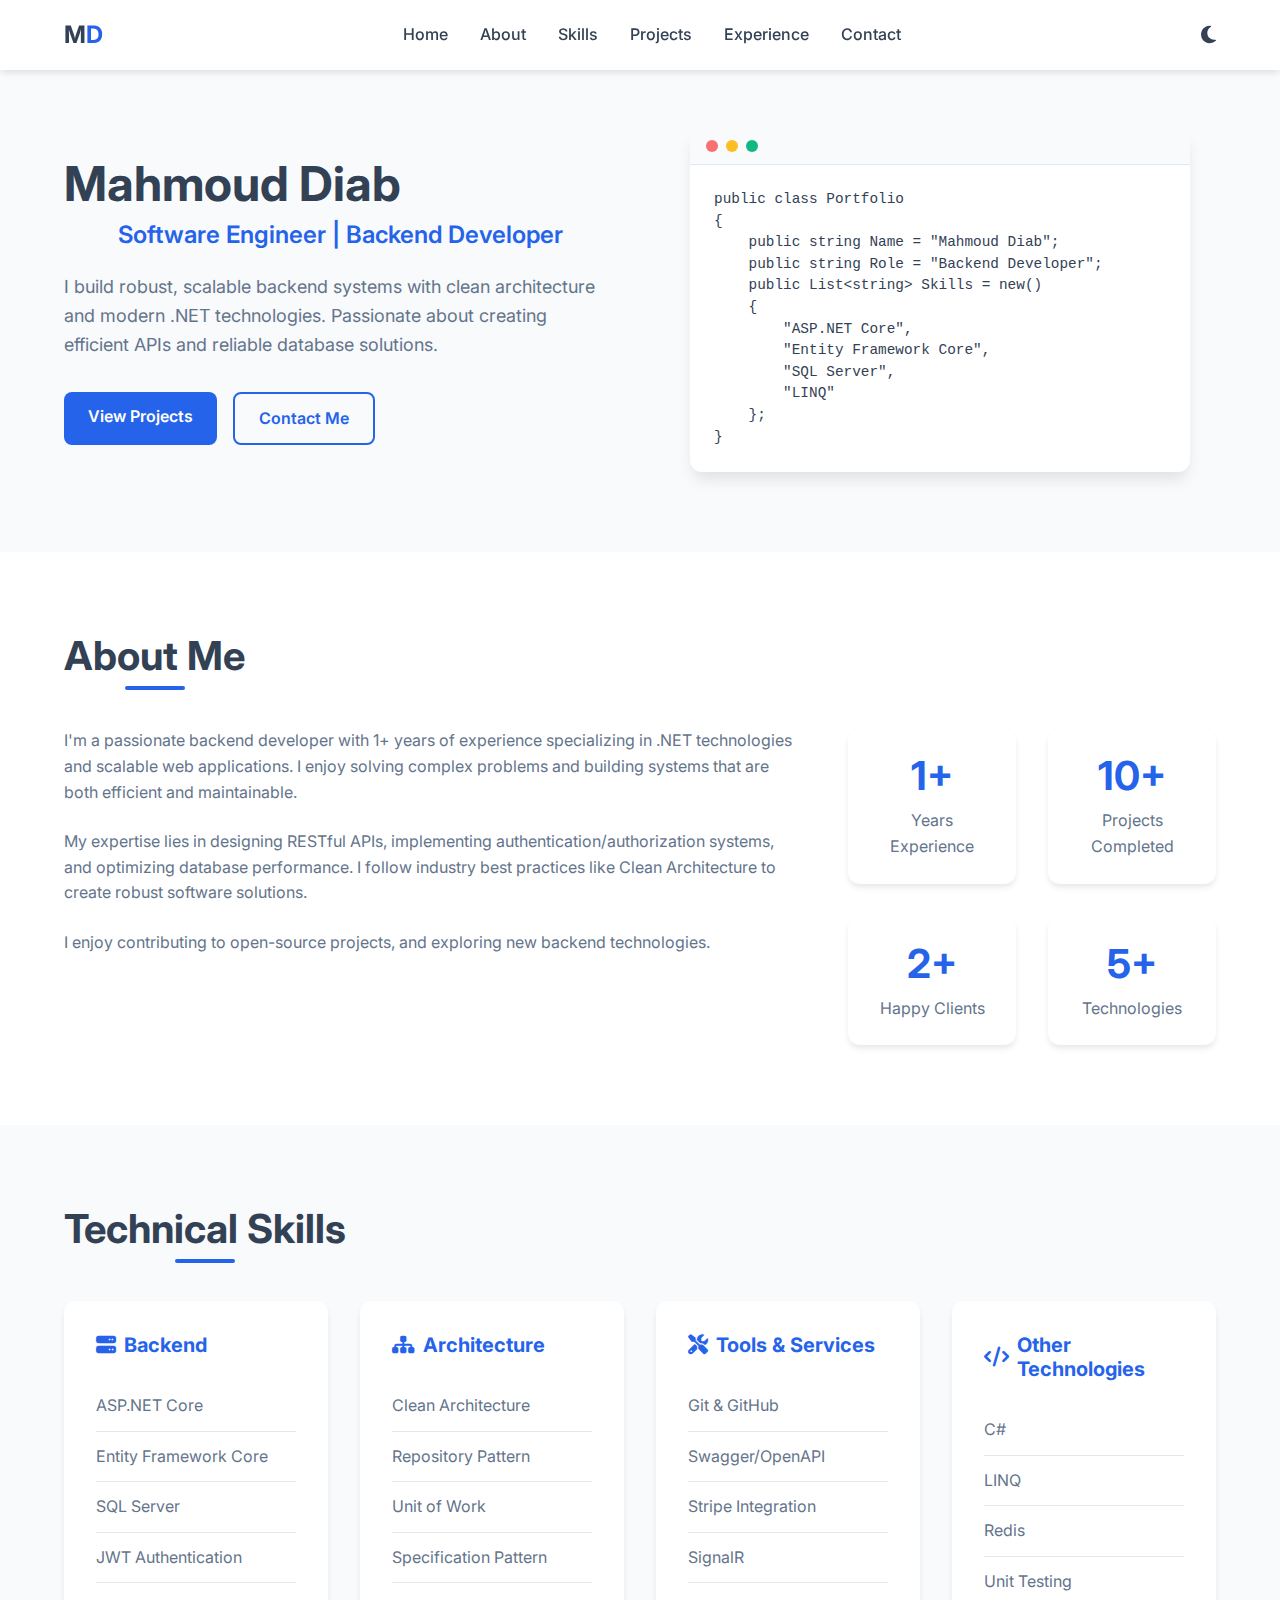
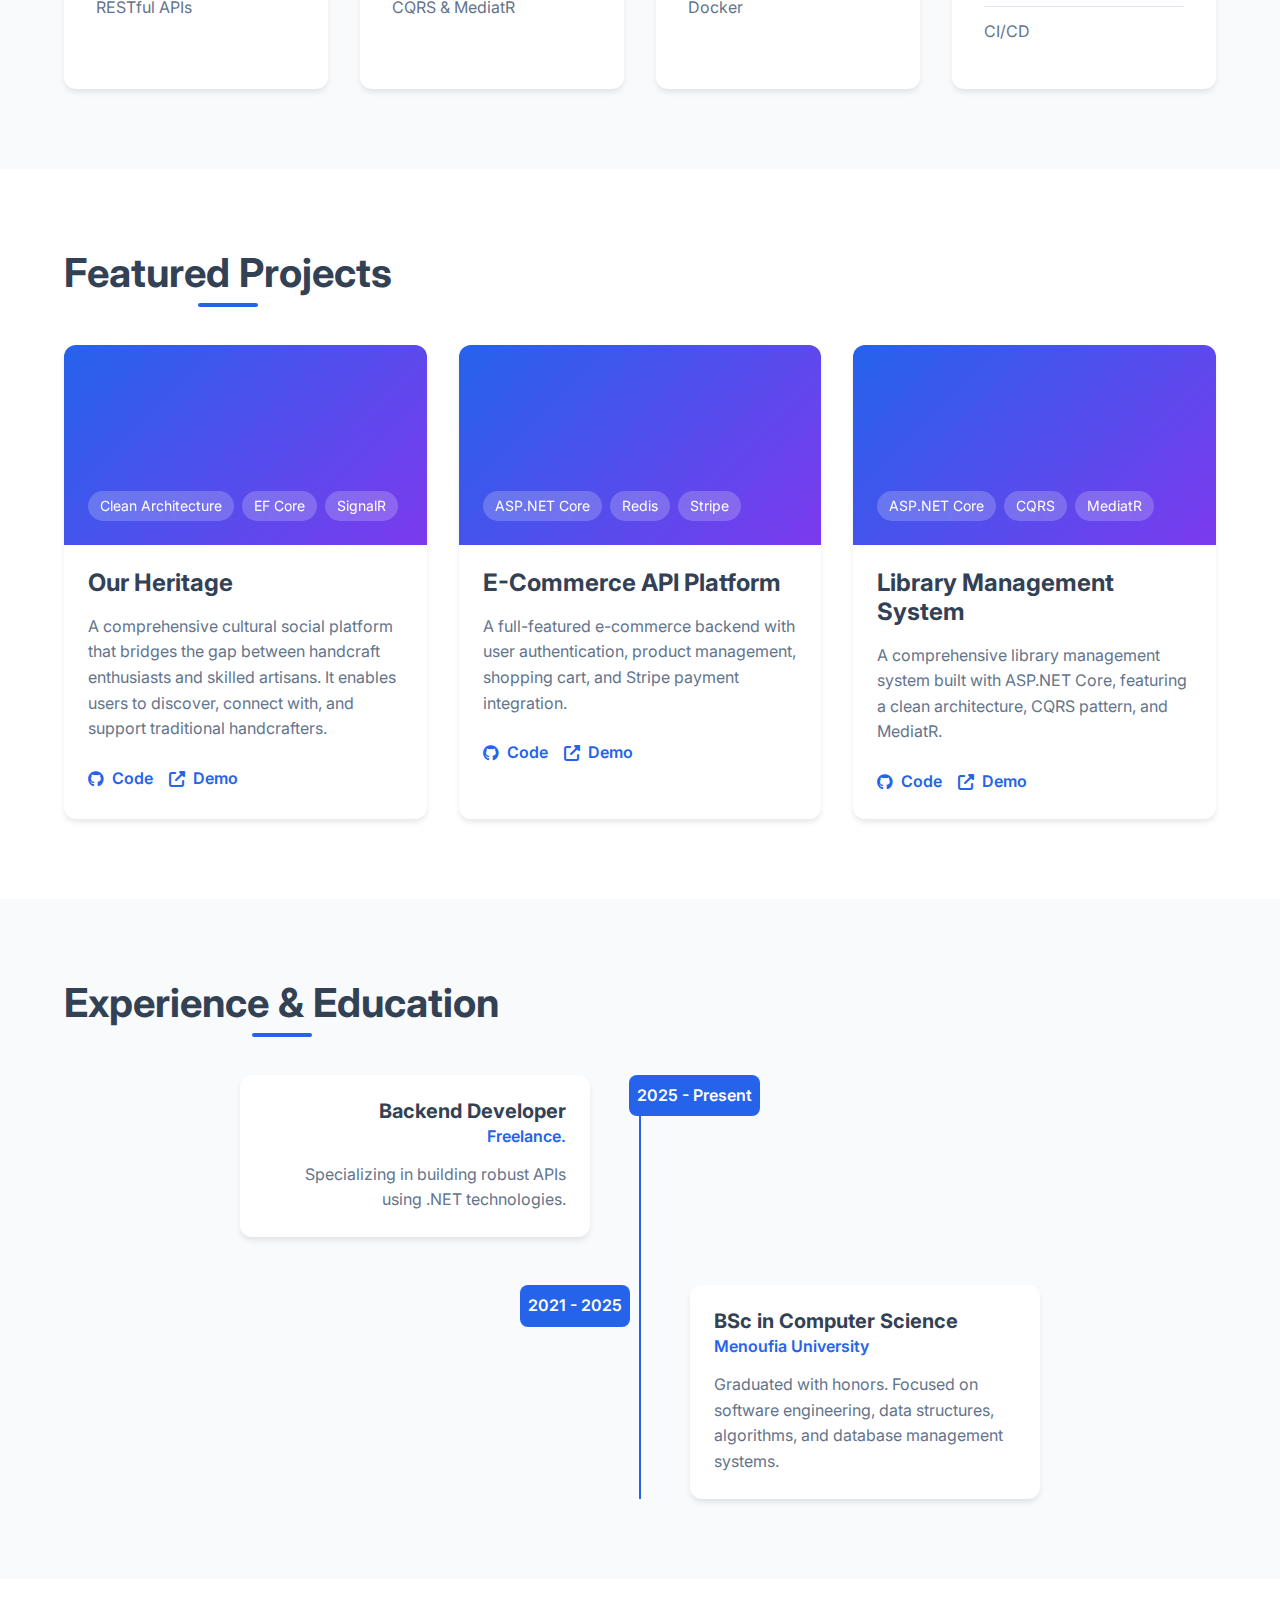
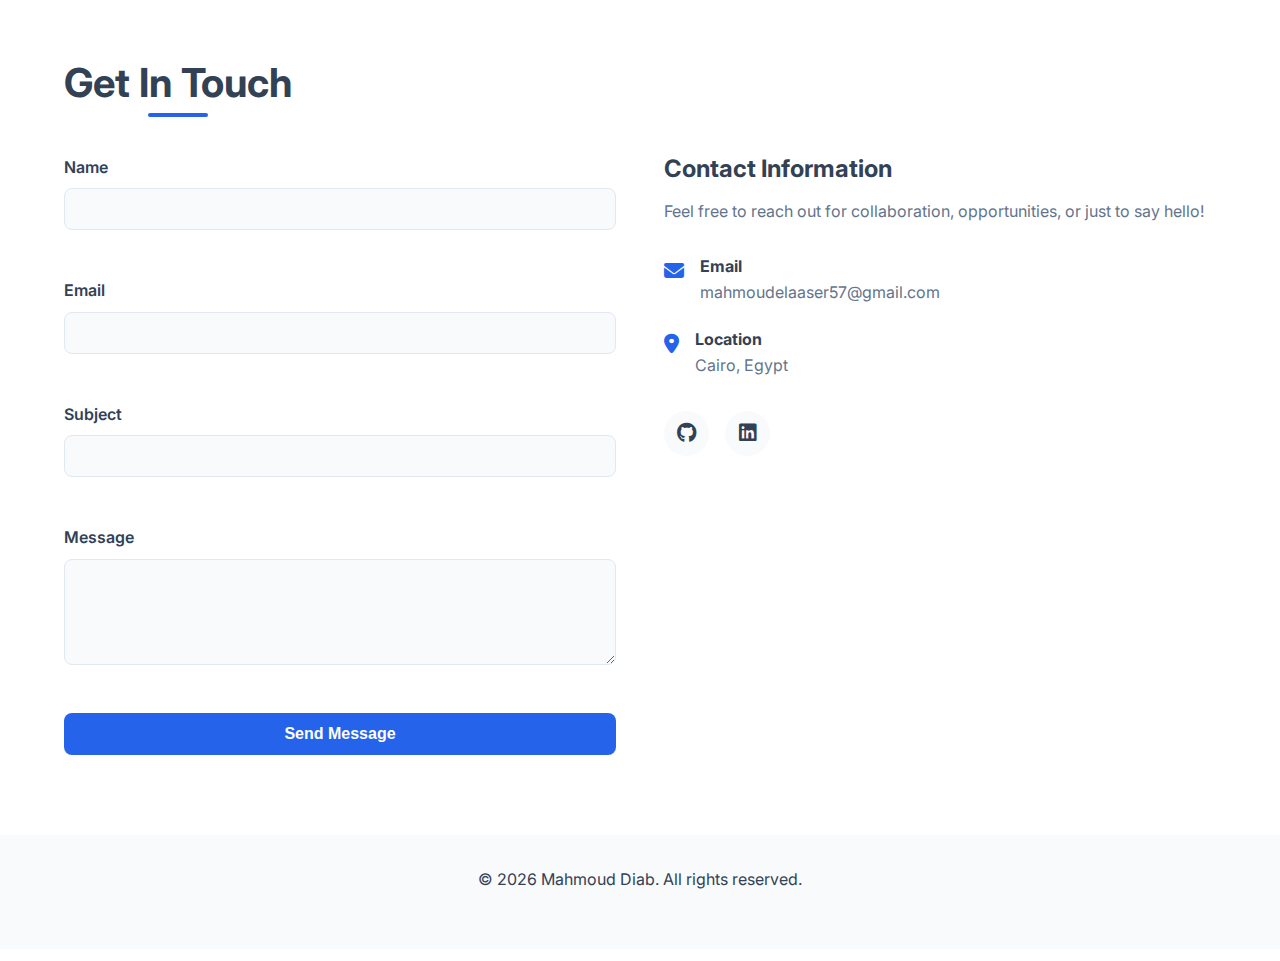
<file: index.html>
<!DOCTYPE html>
<html lang="en">

<head>
    <meta charset="UTF-8">
    <meta name="viewport" content="width=device-width, initial-scale=1.0">
    <title>Mahmoud Diab | Backend Developer</title>
    <link rel="stylesheet" href="styles.css">
    <link rel="stylesheet" href="https://cdnjs.cloudflare.com/ajax/libs/font-awesome/6.4.0/css/all.min.css">
    <link href="https://fonts.googleapis.com/css2?family=Inter:wght@300;400;500;600;700&display=swap" rel="stylesheet">
    <link rel="icon" type="image/x-icon"
        href="data:image/svg+xml,<svg xmlns=%22http://www.w3.org/2000/svg%22 viewBox=%220 0 100 100%22><text y=%22.9em%22 font-size=%2290%22>💻</text></svg>">
</head>

<body>
    <!-- Navigation -->
    <nav class="navbar">
        <div class="container">
            <a href="#" class="logo">M<span>D</span></a>
            <ul class="nav-links">
                <li><a href="#home">Home</a></li>
                <li><a href="#about">About</a></li>
                <li><a href="#skills">Skills</a></li>
                <li><a href="#projects">Projects</a></li>
                <li><a href="#experience">Experience</a></li>
                <li><a href="#contact">Contact</a></li>
            </ul>
            <div class="nav-controls">
                <button class="theme-toggle" aria-label="Toggle dark mode">
                    <i class="fas fa-moon"></i>
                </button>
                <button class="hamburger" aria-label="Toggle mobile menu">
                    <span class="bar"></span>
                    <span class="bar"></span>
                    <span class="bar"></span>
                </button>
            </div>
        </div>
    </nav>

    <!-- Hero Section -->
    <section id="home" class="hero">
        <div class="container">
            <div class="hero-content">
                <h1 class="hero-title">Mahmoud Diab</h1>
                <h2 class="hero-subtitle">Software Engineer | Backend Developer</h2>
                <p class="hero-summary">I build robust, scalable backend systems with clean architecture and modern .NET
                    technologies. Passionate about creating efficient APIs and reliable database solutions.</p>
                <div class="hero-buttons">
                    <a href="#projects" class="btn btn-primary">View Projects</a>
                    <a href="#contact" class="btn btn-secondary">Contact Me</a>
                </div>
            </div>
            <div class="hero-image">
                <div class="code-snippet">
                    <div class="code-header">
                        <span class="dot red"></span>
                        <span class="dot yellow"></span>
                        <span class="dot green"></span>
                    </div>
                    <pre><code>public class Portfolio
{
    public string Name = "Mahmoud Diab";
    public string Role = "Backend Developer";
    public List&lt;string&gt; Skills = new() 
    { 
        "ASP.NET Core", 
        "Entity Framework Core",
        "SQL Server",
        "LINQ" 
    };
}</code></pre>
                </div>
            </div>
        </div>
    </section>

    <!-- About Me -->
    <section id="about" class="about">
        <div class="container">
            <h2 class="section-title">About Me</h2>
            <div class="about-content">
                <div class="about-text">
                    <p>I'm a passionate backend developer with 1+ years of experience specializing in .NET technologies
                        and scalable web applications. I enjoy solving complex problems and building systems that are
                        both efficient and maintainable.</p>
                    <p>My expertise lies in designing RESTful APIs, implementing authentication/authorization systems,
                        and optimizing database performance. I follow industry best practices like Clean Architecture to
                        create robust software solutions.</p>
                    <p>I enjoy contributing to open-source projects, and exploring new backend technologies.</p>
                </div>
                <div class="about-stats">
                    <div class="stat">
                        <h3>1+</h3>
                        <p>Years Experience</p>
                    </div>
                    <div class="stat">
                        <h3>10+</h3>
                        <p>Projects Completed</p>
                    </div>
                    <div class="stat">
                        <h3>2+</h3>
                        <p>Happy Clients</p>
                    </div>
                    <div class="stat">
                        <h3>5+</h3>
                        <p>Technologies</p>
                    </div>
                </div>
            </div>
        </div>
    </section>

    <!-- Skills -->
    <section id="skills" class="skills">
        <div class="container">
            <h2 class="section-title">Technical Skills</h2>
            <div class="skills-grid">
                <div class="skill-category">
                    <h3><i class="fas fa-server"></i> Backend</h3>
                    <ul class="skill-list">
                        <li>ASP.NET Core</li>
                        <li>Entity Framework Core</li>
                        <li>SQL Server</li>
                        <li>JWT Authentication</li>
                        <li>RESTful APIs</li>
                    </ul>
                </div>
                <div class="skill-category">
                    <h3><i class="fas fa-sitemap"></i> Architecture</h3>
                    <ul class="skill-list">
                        <li>Clean Architecture</li>
                        <li>Repository Pattern</li>
                        <li>Unit of Work</li>
                        <li>Specification Pattern</li>
                        <li>CQRS & MediatR</li>
                    </ul>
                </div>
                <div class="skill-category">
                    <h3><i class="fas fa-tools"></i> Tools & Services</h3>
                    <ul class="skill-list">
                        <li>Git & GitHub</li>
                        <li>Swagger/OpenAPI</li>
                        <li>Stripe Integration</li>
                        <li>SignalR</li>
                        <li>Docker</li>
                    </ul>
                </div>
                <div class="skill-category">
                    <h3><i class="fas fa-code"></i> Other Technologies</h3>
                    <ul class="skill-list">
                        <li>C#</li>
                        <li>LINQ</li>
                        <li>Redis</li>
                        <li>Unit Testing</li>
                        <li>CI/CD</li>
                    </ul>
                </div>
            </div>
        </div>
    </section>

    <!-- Projects -->
    <section id="projects" class="projects">
        <div class="container">
            <h2 class="section-title">Featured Projects</h2>
            <div class="projects-grid">
                <div class="project-card">
                    <div class="project-image">
                        <div class="project-tech">
                            <span>Clean Architecture</span>
                            <span>EF Core</span>
                            <span>SignalR</span>
                        </div>
                    </div>
                    <div class="project-content">
                        <h3>Our Heritage</h3>
                        <p>A comprehensive cultural social platform that bridges the gap between handcraft enthusiasts
                            and skilled artisans. It enables users to discover, connect with, and support traditional
                            handcrafters.</p>
                        <div class="project-links">
                            <a href="https://github.com/Mahmoud-Elaaser/OurHeritage.API" class="project-link"
                                aria-label="GitHub repository"><i class="fab fa-github"></i> Code</a>
                            <a href="#" class="project-link" aria-label="Live demo"><i
                                    class="fas fa-external-link-alt"></i> Demo</a>
                        </div>
                    </div>
                </div>
                <div class="project-card">
                    <div class="project-image">
                        <div class="project-tech">
                            <span>ASP.NET Core</span>
                            <span>Redis</span>
                            <span>Stripe</span>
                        </div>
                    </div>
                    <div class="project-content">
                        <h3>E-Commerce API Platform</h3>
                        <p>A full-featured e-commerce backend with user authentication, product management, shopping
                            cart, and Stripe payment integration.</p>
                        <div class="project-links">
                            <a href="https://github.com/Mahmoud-Elaaser/E-Commerce" class="project-link"
                                aria-label="GitHub repository"><i class="fab fa-github"></i> Code</a>
                            <a href="#" class="project-link" aria-label="Live demo"><i
                                    class="fas fa-external-link-alt"></i> Demo</a>
                        </div>
                    </div>
                </div>
                <div class="project-card">
                    <div class="project-image">
                        <div class="project-tech">
                            <span>ASP.NET Core</span>
                            <span>CQRS</span>
                            <span>MediatR</span>
                        </div>
                    </div>
                    <div class="project-content">
                        <h3>Library Management System</h3>
                        <p>A comprehensive library management system built with ASP.NET Core, featuring a clean
                            architecture, CQRS pattern, and MediatR.</p>
                        <div class="project-links">
                            <a href="https://github.com/Mahmoud-Elaaser/LibraryManagementSystem.Api"
                                class="project-link" aria-label="GitHub repository"><i class="fab fa-github"></i>
                                Code</a>
                            <a href="#" class="project-link" aria-label="Live demo"><i
                                    class="fas fa-external-link-alt"></i> Demo</a>
                        </div>
                    </div>
                </div>
            </div>
        </div>
    </section>

    <!-- Experience -->
    <section id="experience" class="experience">
        <div class="container">
            <h2 class="section-title">Experience & Education</h2>
            <div class="timeline">
                <div class="timeline-item">
                    <div class="timeline-date">2025 - Present</div>
                    <div class="timeline-content">
                        <h3>Backend Developer</h3>
                        <h4>Freelance.</h4>
                        <p>Specializing in building robust APIs using .NET technologies.</p>
                    </div>
                </div>
                <div class="timeline-item">
                    <div class="timeline-date">2021 - 2025</div>
                    <div class="timeline-content">
                        <h3>BSc in Computer Science</h3>
                        <h4>Menoufia University</h4>
                        <p>Graduated with honors. Focused on software engineering, data structures, algorithms, and
                            database management systems.</p>
                    </div>
                </div>
            </div>
        </div>
    </section>

    <!-- Contact -->
    <section id="contact" class="contact">
        <div class="container">
            <h2 class="section-title">Get In Touch</h2>
            <div class="contact-content">
                <form id="contact-form" class="contact-form">
                    <div class="form-group">
                        <label for="name">Name</label>
                        <input type="text" id="name" name="name" required>
                        <div class="error-message" id="name-error"></div>
                    </div>
                    <div class="form-group">
                        <label for="email">Email</label>
                        <input type="email" id="email" name="email" required>
                        <div class="error-message" id="email-error"></div>
                    </div>
                    <div class="form-group">
                        <label for="subject">Subject</label>
                        <input type="text" id="subject" name="subject" required>
                        <div class="error-message" id="subject-error"></div>
                    </div>
                    <div class="form-group">
                        <label for="message">Message</label>
                        <textarea id="message" name="message" rows="5" required></textarea>
                        <div class="error-message" id="message-error"></div>
                    </div>
                    <button type="submit" class="btn btn-primary">Send Message</button>
                </form>
                <div class="contact-info">
                    <h3>Contact Information</h3>
                    <p>Feel free to reach out for collaboration, opportunities, or just to say hello!</p>
                    <div class="contact-details">
                        <div class="contact-item">
                            <i class="fas fa-envelope"></i>
                            <div>
                                <h4>Email</h4>
                                <p>mahmoudelaaser57@gmail.com</p>
                            </div>
                        </div>
                        <div class="contact-item">
                            <i class="fas fa-map-marker-alt"></i>
                            <div>
                                <h4>Location</h4>
                                <p>Cairo, Egypt</p>
                            </div>
                        </div>
                    </div>
                    <div class="social-links">
                        <a href="https://github.com/Mahmoud-Elaaser" class="social-link" aria-label="GitHub profile"><i
                                class="fab fa-github"></i></a>
                        <a href="https://www.linkedin.com/in/mahmoud-elaaser/" class="social-link"
                            aria-label="LinkedIn profile"><i class="fab fa-linkedin"></i></a>
                        <!-- <a href="https://twitter.com/mahmoudelaaser" class="social-link" aria-label="Twitter profile"><i class="fab fa-twitter"></i></a> -->
                        <!-- <a href="https://stackoverflow.com/users/mahmoud-elaaser" class="social-link" aria-label="Stack Overflow profile"><i class="fab fa-stack-overflow"></i></a> -->
                    </div>
                </div>
            </div>
        </div>
    </section>

    <!-- Footer -->
    <footer class="footer">
        <div class="container">
            <p>&copy; <span id="current-year"></span> Mahmoud Diab. All rights reserved.</p>
            <a href="#home" class="scroll-top" aria-label="Scroll to top">
                <i class="fas fa-chevron-up"></i>
            </a>
        </div>
    </footer>

    <script src="script.js"></script>
</body>

</html>
</file>
<file: styles.css>
* {
    margin: 0;
    padding: 0;
    box-sizing: border-box;
}

:root {
    --primary-color: #2563eb;
    --primary-light: #3b82f6;
    --secondary-color: #7c3aed;
    --text-color: #334155;
    --text-light: #64748b;
    --bg-color: #ffffff;
    --bg-secondary: #f8fafc;
    --card-bg: #ffffff;
    --border-color: #e2e8f0;
    --shadow: 0 4px 6px -1px rgba(0, 0, 0, 0.1);
    --shadow-lg: 0 10px 15px -3px rgba(0, 0, 0, 0.1);
    --transition: all 0.3s ease;
    --radius: 12px;
    --radius-sm: 8px;
    --font-family: 'Inter', sans-serif;
}

[data-theme="dark"] {
    --primary-color: #3b82f6;
    --primary-light: #60a5fa;
    --secondary-color: #8b5cf6;
    --text-color: #e2e8f0;
    --text-light: #94a3b8;
    --bg-color: #0f172a;
    --bg-secondary: #1e293b;
    --card-bg: #1e293b;
    --border-color: #334155;
    --shadow: 0 4px 6px -1px rgba(0, 0, 0, 0.3);
    --shadow-lg: 0 10px 15px -3px rgba(0, 0, 0, 0.3);
}

html {
    scroll-behavior: smooth;
}

body {
    font-family: var(--font-family);
    color: var(--text-color);
    background-color: var(--bg-color);
    line-height: 1.6;
    transition: var(--transition);
}

.container {
    width: 100%;
    max-width: 1200px;
    margin: 0 auto;
    padding: 0 1.5rem;
}

section {
    padding: 5rem 0;
}

h1, h2, h3, h4 {
    line-height: 1.2;
    font-weight: 700;
}

h2 {
    font-size: 2.5rem;
    margin-bottom: 3rem;
    text-align: center;
}

p {
    margin-bottom: 1.5rem;
}

a {
    text-decoration: none;
    color: inherit;
}

ul {
    list-style: none;
}

img {
    max-width: 100%;
    height: auto;
}

.btn {
    display: inline-block;
    padding: 0.75rem 1.5rem;
    border-radius: var(--radius-sm);
    font-weight: 600;
    cursor: pointer;
    transition: var(--transition);
    border: none;
    font-size: 1rem;
}

.btn-primary {
    background-color: var(--primary-color);
    color: white;
}

.btn-primary:hover {
    background-color: var(--primary-light);
    transform: translateY(-2px);
    box-shadow: var(--shadow-lg);
}

.btn-secondary {
    background-color: transparent;
    color: var(--primary-color);
    border: 2px solid var(--primary-color);
}

.btn-secondary:hover {
    background-color: var(--primary-color);
    color: white;
    transform: translateY(-2px);
    box-shadow: var(--shadow-lg);
}

.section-title {
    position: relative;
    display: inline-block;
    margin-bottom: 3rem;
}

.section-title::after {
    content: '';
    position: absolute;
    bottom: -10px;
    left: 50%;
    transform: translateX(-50%);
    width: 60px;
    height: 4px;
    background-color: var(--primary-color);
    border-radius: 2px;
}

/* Navigation */
.navbar {
    position: fixed;
    top: 0;
    left: 0;
    width: 100%;
    background-color: var(--bg-color);
    box-shadow: var(--shadow);
    z-index: 1000;
    transition: var(--transition);
}

.navbar .container {
    display: flex;
    justify-content: space-between;
    align-items: center;
    padding: 1rem 1.5rem;
}

.logo {
    font-size: 1.5rem;
    font-weight: 700;
    color: var(--text-color);
}

.logo span {
    color: var(--primary-color);
}

.nav-links {
    display: flex;
    gap: 2rem;
}

.nav-links a {
    font-weight: 500;
    transition: var(--transition);
    position: relative;
}

.nav-links a:hover {
    color: var(--primary-color);
}

.nav-links a::after {
    content: '';
    position: absolute;
    bottom: -5px;
    left: 0;
    width: 0;
    height: 2px;
    background-color: var(--primary-color);
    transition: var(--transition);
}

.nav-links a:hover::after {
    width: 100%;
}

.nav-controls {
    display: flex;
    align-items: center;
    gap: 1rem;
}

.theme-toggle {
    background: none;
    border: none;
    font-size: 1.25rem;
    color: var(--text-color);
    cursor: pointer;
    transition: var(--transition);
}

.theme-toggle:hover {
    color: var(--primary-color);
    transform: rotate(30deg);
}

.hamburger {
    display: none;
    flex-direction: column;
    justify-content: space-between;
    width: 30px;
    height: 21px;
    background: none;
    border: none;
    cursor: pointer;
}

.hamburger .bar {
    height: 3px;
    width: 100%;
    background-color: var(--text-color);
    border-radius: 10px;
    transition: var(--transition);
}

/* Hero Section */
.hero {
    padding-top: 8rem;
    background-color: var(--bg-secondary);
}

.hero .container {
    display: grid;
    grid-template-columns: 1fr;
    gap: 3rem;
    align-items: center;
}

.hero-title {
    font-size: 3rem;
    margin-bottom: 0.5rem;
}

.hero-subtitle {
    font-size: 1.5rem;
    color: var(--primary-color);
    margin-bottom: 1.5rem;
    font-weight: 600;
}

.hero-summary {
    font-size: 1.125rem;
    color: var(--text-light);
    max-width: 600px;
    margin-bottom: 2rem;
}

.hero-buttons {
    display: flex;
    gap: 1rem;
    flex-wrap: wrap;
}

.hero-image {
    display: flex;
    justify-content: center;
}

.code-snippet {
    background-color: var(--card-bg);
    border-radius: var(--radius);
    box-shadow: var(--shadow-lg);
    overflow: hidden;
    max-width: 500px;
    width: 100%;
}

.code-header {
    display: flex;
    align-items: center;
    padding: 0.75rem 1rem;
    background-color: var(--bg-secondary);
    border-bottom: 1px solid var(--border-color);
}

.dot {
    width: 12px;
    height: 12px;
    border-radius: 50%;
    margin-right: 0.5rem;
}

.dot.red {
    background-color: #f87171;
}

.dot.yellow {
    background-color: #fbbf24;
}

.dot.green {
    background-color: #10b981;
}

.code-snippet pre {
    padding: 1.5rem;
    overflow-x: auto;
    font-family: 'Courier New', monospace;
    font-size: 0.9rem;
    line-height: 1.5;
    color: var(--text-color);
}

.code-snippet code {
    color: inherit;
}

/* About Section */
.about-content {
    display: grid;
    grid-template-columns: 1fr;
    gap: 3rem;
}

.about-text p {
    margin-bottom: 1.5rem;
    color: var(--text-light);
}

.about-stats {
    display: grid;
    grid-template-columns: repeat(2, 1fr);
    gap: 2rem;
}

.stat {
    text-align: center;
    padding: 1.5rem;
    background-color: var(--card-bg);
    border-radius: var(--radius);
    box-shadow: var(--shadow);
    transition: var(--transition);
}

.stat:hover {
    transform: translateY(-5px);
    box-shadow: var(--shadow-lg);
}

.stat h3 {
    font-size: 2.5rem;
    color: var(--primary-color);
    margin-bottom: 0.5rem;
}

.stat p {
    color: var(--text-light);
    margin-bottom: 0;
}

/* Skills Section */
.skills {
    background-color: var(--bg-secondary);
}

.skills-grid {
    display: grid;
    grid-template-columns: repeat(auto-fit, minmax(250px, 1fr));
    gap: 2rem;
}

.skill-category {
    background-color: var(--card-bg);
    padding: 2rem;
    border-radius: var(--radius);
    box-shadow: var(--shadow);
    transition: var(--transition);
}

.skill-category:hover {
    transform: translateY(-5px);
    box-shadow: var(--shadow-lg);
}

.skill-category h3 {
    font-size: 1.25rem;
    margin-bottom: 1.5rem;
    color: var(--primary-color);
    display: flex;
    align-items: center;
    gap: 0.5rem;
}

.skill-list li {
    padding: 0.75rem 0;
    border-bottom: 1px solid var(--border-color);
    color: var(--text-light);
}

.skill-list li:last-child {
    border-bottom: none;
}

/* Projects Section */
.projects-grid {
    display: grid;
    grid-template-columns: repeat(auto-fit, minmax(300px, 1fr));
    gap: 2rem;
}

.project-card {
    background-color: var(--card-bg);
    border-radius: var(--radius);
    overflow: hidden;
    box-shadow: var(--shadow);
    transition: var(--transition);
}

.project-card:hover {
    transform: translateY(-10px);
    box-shadow: var(--shadow-lg);
}

.project-image {
    height: 200px;
    background: linear-gradient(135deg, var(--primary-color), var(--secondary-color));
    position: relative;
    display: flex;
    align-items: flex-end;
    padding: 1.5rem;
}

.project-tech {
    display: flex;
    gap: 0.5rem;
    flex-wrap: wrap;
}

.project-tech span {
    background-color: rgba(255, 255, 255, 0.2);
    color: white;
    padding: 0.25rem 0.75rem;
    border-radius: 20px;
    font-size: 0.875rem;
    backdrop-filter: blur(10px);
}

.project-content {
    padding: 1.5rem;
}

.project-content h3 {
    font-size: 1.5rem;
    margin-bottom: 1rem;
}

.project-content p {
    color: var(--text-light);
    margin-bottom: 1.5rem;
}

.project-links {
    display: flex;
    gap: 1rem;
}

.project-link {
    display: flex;
    align-items: center;
    gap: 0.5rem;
    color: var(--primary-color);
    font-weight: 600;
    transition: var(--transition);
}

.project-link:hover {
    color: var(--primary-light);
}

/* Experience Section */
.experience {
    background-color: var(--bg-secondary);
}

.timeline {
    position: relative;
    max-width: 800px;
    margin: 0 auto;
}

.timeline::before {
    content: '';
    position: absolute;
    left: 30px;
    top: 0;
    bottom: 0;
    width: 2px;
    background-color: var(--primary-color);
}

.timeline-item {
    position: relative;
    padding-left: 80px;
    margin-bottom: 3rem;
}

.timeline-item:last-child {
    margin-bottom: 0;
}

.timeline-date {
    position: absolute;
    left: 0;
    top: 0;
    width: 60px;
    padding: 0.5rem;
    background-color: var(--primary-color);
    color: white;
    text-align: center;
    border-radius: var(--radius-sm);
    font-weight: 600;
}

.timeline-content {
    background-color: var(--card-bg);
    padding: 1.5rem;
    border-radius: var(--radius);
    box-shadow: var(--shadow);
}

.timeline-content h3 {
    font-size: 1.25rem;
    margin-bottom: 0.25rem;
}

.timeline-content h4 {
    color: var(--primary-color);
    font-size: 1rem;
    margin-bottom: 1rem;
    font-weight: 600;
}

.timeline-content p {
    color: var(--text-light);
    margin-bottom: 0;
}

/* Contact Section */
.contact-content {
    display: grid;
    grid-template-columns: 1fr;
    gap: 3rem;
}

.contact-form {
    display: flex;
    flex-direction: column;
    gap: 1.5rem;
}

.form-group {
    display: flex;
    flex-direction: column;
}

.form-group label {
    margin-bottom: 0.5rem;
    font-weight: 600;
}

.form-group input,
.form-group textarea {
    padding: 0.75rem;
    border: 1px solid var(--border-color);
    border-radius: var(--radius-sm);
    background-color: var(--bg-secondary);
    color: var(--text-color);
    font-family: var(--font-family);
    transition: var(--transition);
}

.form-group input:focus,
.form-group textarea:focus {
    outline: none;
    border-color: var(--primary-color);
    box-shadow: 0 0 0 3px rgba(37, 99, 235, 0.1);
}

.error-message {
    color: #ef4444;
    font-size: 0.875rem;
    margin-top: 0.25rem;
    min-height: 1.25rem;
}

.contact-info h3 {
    font-size: 1.5rem;
    margin-bottom: 1rem;
}

.contact-info p {
    color: var(--text-light);
    margin-bottom: 2rem;
}

.contact-details {
    margin-bottom: 2rem;
}

.contact-item {
    display: flex;
    align-items: flex-start;
    gap: 1rem;
    margin-bottom: 1.5rem;
}

.contact-item i {
    font-size: 1.25rem;
    color: var(--primary-color);
    margin-top: 0.25rem;
}

.contact-item h4 {
    font-size: 1rem;
    margin-bottom: 0.25rem;
}

.contact-item p {
    color: var(--text-light);
    margin-bottom: 0;
}

.social-links {
    display: flex;
    gap: 1rem;
}

.social-link {
    display: flex;
    align-items: center;
    justify-content: center;
    width: 45px;
    height: 45px;
    background-color: var(--bg-secondary);
    border-radius: 50%;
    color: var(--text-color);
    font-size: 1.25rem;
    transition: var(--transition);
}

.social-link:hover {
    background-color: var(--primary-color);
    color: white;
    transform: translateY(-3px);
}

/* Footer */
.footer {
    background-color: var(--bg-secondary);
    padding: 2rem 0;
    text-align: center;
    position: relative;
}

.footer .container {
    display: flex;
    flex-direction: column;
    align-items: center;
    gap: 1rem;
}

.scroll-top {
    position: fixed;
    bottom: 2rem;
    right: 2rem;
    width: 50px;
    height: 50px;
    background-color: var(--primary-color);
    color: white;
    border-radius: 50%;
    display: flex;
    align-items: center;
    justify-content: center;
    font-size: 1.25rem;
    opacity: 0;
    visibility: hidden;
    transition: var(--transition);
    z-index: 99;
}

.scroll-top.visible {
    opacity: 1;
    visibility: visible;
}

.scroll-top:hover {
    background-color: var(--primary-light);
    transform: translateY(-3px);
}

/* Responsive Design */
@media (min-width: 768px) {
    .hero .container {
        grid-template-columns: 1fr 1fr;
    }
    
    .about-content {
        grid-template-columns: 2fr 1fr;
    }
    
    .contact-content {
        grid-template-columns: 1fr 1fr;
    }
    
    .timeline::before {
        left: 50%;
        transform: translateX(-50%);
    }
    
    .timeline-item {
        padding-left: 0;
        width: 50%;
    }
    
    .timeline-item:nth-child(odd) {
        padding-right: 50px;
        text-align: right;
        left: 0;
    }
    
    .timeline-item:nth-child(even) {
        padding-left: 50px;
        left: 50%;
    }
    
    .timeline-date {
        width: auto;
        min-width: 100px;
    }
    
    .timeline-item:nth-child(odd) .timeline-date {
        right: -120px;
        left: auto;
    }
    
    .timeline-item:nth-child(even) .timeline-date {
        left: -120px;
    }
}

@media (max-width: 768px) {
    h2 {
        font-size: 2rem;
    }
    
    .hero-title {
        font-size: 2.5rem;
    }
    
    .nav-links {
        position: fixed;
        top: 70px;
        left: 0;
        width: 100%;
        background-color: var(--bg-color);
        flex-direction: column;
        align-items: center;
        padding: 2rem;
        box-shadow: var(--shadow);
        transform: translateY(-100%);
        opacity: 0;
        visibility: hidden;
        transition: var(--transition);
        z-index: 999;
    }
    
    .nav-links.active {
        transform: translateY(0);
        opacity: 1;
        visibility: visible;
    }
    
    .hamburger {
        display: flex;
    }
    
    .hamburger.active .bar:nth-child(1) {
        transform: rotate(45deg) translate(6px, 6px);
    }
    
    .hamburger.active .bar:nth-child(2) {
        opacity: 0;
    }
    
    .hamburger.active .bar:nth-child(3) {
        transform: rotate(-45deg) translate(6px, -6px);
    }
}
</file>
